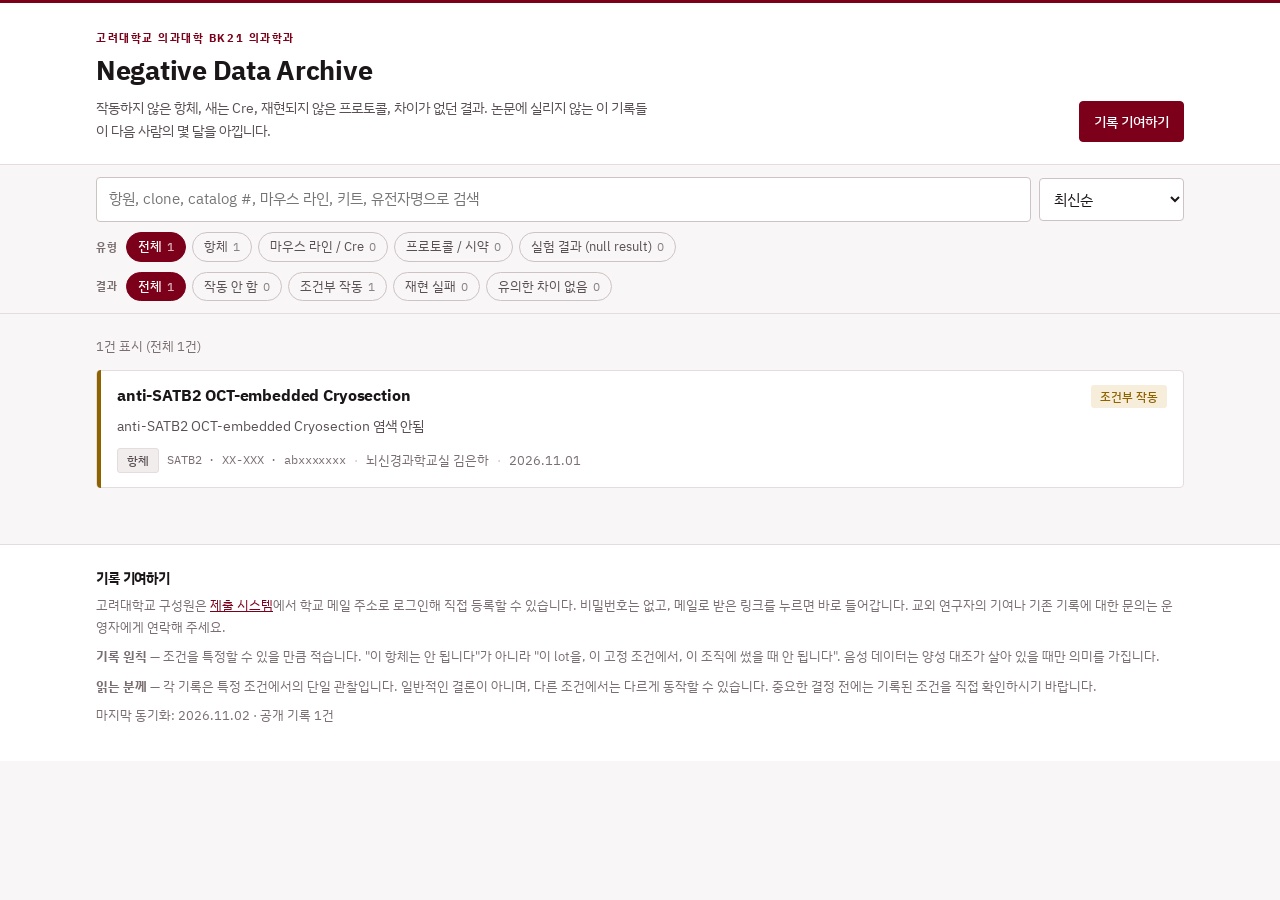
<file: docs/index.html>
<!doctype html>
<html lang="ko">
<head>
<meta charset="utf-8">
<meta name="viewport" content="width=device-width,initial-scale=1,viewport-fit=cover">
<title>Negative Data Archive — 고려대학교 의과대학 BK21 의과학과</title>
<meta name="description" content="작동하지 않은 항체, 새는 Cre 라인, 재현되지 않은 프로토콜, 유의한 차이가 없던 결과. 논문에 실리지 않는 생명과학 음성 데이터를 조건과 함께 공개 기록합니다.">
<meta property="og:title" content="Negative Data Archive">
<meta property="og:description" content="논문에 실리지 않는 생명과학 음성 데이터를 조건과 함께 공개 기록합니다. 고려대학교 의과대학 BK21 의과학과.">
<meta property="og:type" content="website">
<meta name="theme-color" content="#7C0019">
<link rel="icon" href="data:image/svg+xml,%3Csvg xmlns='http://www.w3.org/2000/svg' viewBox='0 0 32 32'%3E%3Crect width='32' height='32' rx='5' fill='%237C0019'/%3E%3Cpath d='M8 11h16M8 16h16M8 21h9' stroke='white' stroke-width='2.4' stroke-linecap='round'/%3E%3C/svg%3E">
<link rel="preconnect" href="https://fonts.gstatic.com" crossorigin>
<link rel="stylesheet" href="https://fonts.googleapis.com/css2?family=IBM+Plex+Mono:wght@400;500&family=IBM+Plex+Sans+KR:wght@400;500;700&display=swap">
<link rel="stylesheet" href="style.css?v=20261103">
</head>
<body>

<header class="masthead">
  <div class="wrap">
    <div class="brand">
      <div class="eyebrow">고려대학교 의과대학 BK21 의과학과</div>
      <h1>Negative Data Archive</h1>
      <p class="tagline">작동하지 않은 항체, 새는 Cre, 재현되지 않은 프로토콜, 차이가 없던 결과. 논문에 실리지 않는 이 기록들이 다음 사람의 몇 달을 아낍니다.</p>
    </div>
    <div class="mast-actions">
      <a class="btn btn-primary" href="submit.html">기록 기여하기</a>
    </div>
  </div>
</header>

<div class="toolbar" id="toolbar">
  <div class="wrap">
    <div class="search-row">
      <input id="q" type="search" placeholder="항원, clone, catalog #, 마우스 라인, 키트, 유전자명으로 검색" autocomplete="off">
      <select id="sort" aria-label="정렬">
        <option value="new">최신순</option>
        <option value="confirm">재현 확인 많은 순</option>
        <option value="title">제목순</option>
      </select>
    </div>
    <div class="chiprow" id="type-chips"><span class="rowlabel">유형</span></div>
    <div class="chiprow" id="outcome-chips"><span class="rowlabel">결과</span></div>
  </div>
</div>

<main>
  <div class="wrap">
    <section id="view-browse">
      <div id="notice-slot"></div>
      <p class="counts" id="counts"></p>
      <ul class="list" id="list"><li class="skel"></li><li class="skel"></li><li class="skel"></li></ul>
      <div id="empty" hidden></div>
    </section>
    <section id="view-detail" class="detail" hidden></section>
  </div>
</main>

<footer>
  <div class="wrap" id="contribute-info">
    <h2>기록 기여하기</h2>
    <p>고려대학교 구성원은 <a href="submit.html">제출 시스템</a>에서 학교 메일 주소로 로그인해 직접 등록할 수 있습니다. 비밀번호는 없고, 메일로 받은 링크를 누르면 바로 들어갑니다. 교외 연구자의 기여나 기존 기록에 대한 문의는 운영자에게 연락해 주세요.</p>
    <p><strong>기록 원칙</strong> — 조건을 특정할 수 있을 만큼 적습니다. "이 항체는 안 됩니다"가 아니라 "이 lot을, 이 고정 조건에서, 이 조직에 썼을 때 안 됩니다". 음성 데이터는 양성 대조가 살아 있을 때만 의미를 가집니다.</p>
    <p><strong>읽는 분께</strong> — 각 기록은 특정 조건에서의 단일 관찰입니다. 일반적인 결론이 아니며, 다른 조건에서는 다르게 동작할 수 있습니다. 중요한 결정 전에는 기록된 조건을 직접 확인하시기 바랍니다.</p>
    <p id="synced"></p>
  </div>
</footer>

<script src="schema.js?v=20261103"></script>
<script>
"use strict";

const state = { records: [], ready: false, q: "", type: "all", outcome: "all", sort: "new", current: null };

const $ = (s, r = document) => r.querySelector(s);
const el = (tag, cls, text) => {
  const n = document.createElement(tag);
  if (cls) n.className = cls;
  if (text != null) n.textContent = text;
  return n;
};
const pageUrl = () => location.origin + location.pathname;

buildChips();
wireToolbar();
load();

async function load() {
  try {
    const res = await fetch("data/records.json", { cache: "no-cache" });
    if (!res.ok) throw new Error("HTTP " + res.status);
    const payload = await res.json();
    state.records = Array.isArray(payload.records) ? payload.records : [];
    state.ready = true;
    if (payload.generatedAt) {
      $("#synced").textContent = "마지막 동기화: " + fmtDate(payload.generatedAt) + " · 공개 기록 " + state.records.length + "건";
    }
    render();
    openFromHash();
  } catch (e) {
    state.ready = true;
    state.records = [];
    render();
    const slot = $("#notice-slot");
    slot.innerHTML = "";
    slot.appendChild(el("div", "notice", "기록을 불러오지 못했습니다. 잠시 후 새로고침해 주세요."));
  }
}

function buildChips() {
  const mk = (row, key, val, label) => {
    const b = el("button", "chip");
    b.type = "button";
    b.dataset.key = key;
    b.dataset.val = val;
    b.setAttribute("aria-pressed", String(val === "all"));
    b.appendChild(el("span", null, label));
    b.appendChild(el("span", "n", ""));
    row.appendChild(b);
  };
  mk($("#type-chips"), "type", "all", "전체");
  Object.keys(TYPES).forEach((k) => mk($("#type-chips"), "type", k, TYPES[k].label));
  mk($("#outcome-chips"), "outcome", "all", "전체");
  Object.keys(OUTCOMES).forEach((k) => mk($("#outcome-chips"), "outcome", k, OUTCOMES[k].label));
}

function wireToolbar() {
  $("#q").addEventListener("input", (e) => { state.q = e.target.value.trim().toLowerCase(); render(); });
  $("#sort").addEventListener("change", (e) => { state.sort = e.target.value; render(); });
  document.addEventListener("click", (e) => {
    const chip = e.target.closest(".chip");
    if (!chip) return;
    state[chip.dataset.key] = chip.dataset.val;
    closeDetail();
    render();
  });
  window.addEventListener("hashchange", openFromHash);
}

function haystack(r) {
  if (r._hay) return r._hay;
  const parts = [];
  Object.keys(r).forEach((k) => {
    if (k === "images" || k === "_hay" || k === "confirms") return;
    const v = r[k];
    if (typeof v === "string") parts.push(v);
    else if (Array.isArray(v)) parts.push(v.filter((x) => typeof x === "string").join(" "));
  });
  r._hay = parts.join(" \u0001 ").toLowerCase();
  return r._hay;
}

function filtered() {
  let out = state.records.filter((r) => {
    if (state.type !== "all" && r.type !== state.type) return false;
    if (state.outcome !== "all" && r.outcome !== state.outcome) return false;
    if (state.q && haystack(r).indexOf(state.q) === -1) return false;
    return true;
  });
  if (state.sort === "confirm") out = out.slice().sort((a, b) => (b.confirm_count || 0) - (a.confirm_count || 0));
  else if (state.sort === "title") out = out.slice().sort((a, b) => String(a.title).localeCompare(String(b.title), "ko"));
  return out;
}

function render() {
  document.querySelectorAll(".chip").forEach((c) => {
    c.setAttribute("aria-pressed", String(state[c.dataset.key] === c.dataset.val));
    const key = c.dataset.key, v = c.dataset.val;
    const count = v === "all" ? state.records.length : state.records.filter((r) => r[key] === v).length;
    c.querySelector(".n").textContent = state.ready ? count : "";
  });
  if (!state.ready) return;

  const rows = filtered();
  const list = $("#list"), empty = $("#empty");
  list.innerHTML = "";
  empty.innerHTML = "";
  $("#counts").textContent = state.records.length === 0 ? "" : rows.length + "건 표시 (전체 " + state.records.length + "건)";

  if (state.records.length === 0) {
    empty.hidden = false;
    const p = el("div", "panel");
    p.appendChild(el("h2", null, "아직 공개된 기록이 없습니다"));
    p.appendChild(el("p", null, "첫 기록이 등록되면 여기에 공개됩니다."));
    const a = el("a", "btn btn-primary", "기록 기여하기");
    a.href = "submit.html";
    a.style.marginTop = "16px";
    p.appendChild(a);
    empty.appendChild(p);
    return;
  }
  if (rows.length === 0) {
    empty.hidden = false;
    const p = el("div", "panel");
    p.appendChild(el("h2", null, "조건에 맞는 기록이 없습니다"));
    p.appendChild(el("p", null, "검색어나 필터를 넓혀 보세요."));
    empty.appendChild(p);
    return;
  }
  empty.hidden = true;
  rows.forEach((r) => list.appendChild(card(r)));
}

function card(r) {
  const o = OUTCOMES[r.outcome] || OUTCOMES.dead;
  const li = el("li", "card");
  li.style.setProperty("--stripe", o.stripe);
  li.tabIndex = 0;
  li.setAttribute("role", "button");

  const top = el("div", "card-top");
  top.appendChild(el("h3", null, r.title || "(제목 없음)"));
  top.appendChild(el("span", "badge " + o.cls, o.label));
  li.appendChild(top);
  if (r.summary) li.appendChild(el("p", "summary", r.summary));

  const meta = el("div", "meta");
  meta.appendChild(el("span", "badge b-type", (TYPES[r.type] || {}).label || r.type));
  const key = keyLine(r);
  if (key) meta.appendChild(el("span", "mono", key));
  meta.appendChild(el("span", "sep", "·"));
  meta.appendChild(el("span", null, (r.submitter_lab || "") + (r.submitter_name ? " " + r.submitter_name : "")));
  meta.appendChild(el("span", "sep", "·"));
  meta.appendChild(el("span", "tnum", fmtDate(r.created_at)));
  if (r.confirm_count) {
    meta.appendChild(el("span", "sep", "·"));
    meta.appendChild(el("span", "confirms tnum", "재현 확인 " + r.confirm_count));
  }
  (r.tags || []).slice(0, 4).forEach((t) => meta.appendChild(el("span", "tag", t)));
  li.appendChild(meta);

  const open = () => { location.hash = r.id; };
  li.addEventListener("click", open);
  li.addEventListener("keydown", (e) => { if (e.key === "Enter" || e.key === " ") { e.preventDefault(); open(); } });
  return li;
}

/* ---- detail, addressed by #id so a single record can be cited ---- */

function openFromHash() {
  const id = decodeURIComponent((location.hash || "").replace(/^#/, ""));
  if (!id || id === "contribute-info") { closeDetail(false); return; }
  const r = state.records.find((x) => x.id === id);
  if (!r) { closeDetail(false); return; }
  openDetail(r);
}

function closeDetail(clearHash) {
  state.current = null;
  document.title = "Negative Data Archive — 고려대학교 의과대학 BK21 의과학과";
  $("#view-detail").hidden = true;
  $("#view-browse").hidden = false;
  $("#toolbar").hidden = false;
  if (clearHash !== false && location.hash) history.pushState("", document.title, location.pathname + location.search);
}

function openDetail(r) {
  state.current = r.id;
  const root = $("#view-detail");
  root.innerHTML = "";
  $("#view-browse").hidden = true;
  $("#toolbar").hidden = true;
  root.hidden = false;
  window.scrollTo({ top: 0, behavior: "auto" });
  document.title = r.title + " — Negative Data Archive";

  const back = el("button", "backlink", "← 목록으로");
  back.addEventListener("click", () => { closeDetail(); render(); });
  root.appendChild(back);

  const o = OUTCOMES[r.outcome] || OUTCOMES.dead;
  const badges = el("div", "detail-badges");
  badges.appendChild(el("span", "badge b-type", (TYPES[r.type] || {}).label || r.type));
  badges.appendChild(el("span", "badge " + o.cls, o.label));
  root.appendChild(badges);
  root.appendChild(el("h2", null, r.title || "(제목 없음)"));
  if (r.summary) root.appendChild(el("p", "lede", r.summary));

  const dl = el("dl", "dl");
  const push = (label, val, mono) => {
    if (!val || (Array.isArray(val) && !val.length)) return;
    dl.appendChild(el("dt", null, label));
    dl.appendChild(el("dd", mono ? "mono" : null, Array.isArray(val) ? val.join(", ") : val));
  };
  allFields(r.type).forEach((fd) => push(fd.label, r[fd.k], fd.mono));
  if (dl.children.length) {
    const s = el("div", "sec");
    s.appendChild(el("h3", null, "조건"));
    s.appendChild(dl);
    root.appendChild(s);
  }

  NARRATIVE.forEach((fd) => {
    if (!r[fd.k]) return;
    const s = el("div", "sec");
    s.appendChild(el("h3", null, fd.label));
    s.appendChild(el("p", "prose", r[fd.k]));
    root.appendChild(s);
  });

  if ((r.images || []).length) {
    const s = el("div", "sec");
    s.appendChild(el("h3", null, "첨부 데이터"));
    const g = el("div", "shots");
    (r.images || []).forEach((im) => {
      if (!im || !im.file) return;
      const fig = el("figure", "shot");
      const img = el("img");
      img.src = "data/" + im.file;
      img.alt = im.caption || "첨부 데이터";
      img.loading = "lazy";
      fig.appendChild(img);
      if (im.caption) fig.appendChild(el("figcaption", null, im.caption));
      g.appendChild(fig);
    });
    s.appendChild(g);
    root.appendChild(s);
  }

  const prov = el("div", "sec");
  prov.appendChild(el("h3", null, "제출"));
  const pdl = el("dl", "dl");
  const p2 = (a, b) => { if (!b) return; pdl.appendChild(el("dt", null, a)); pdl.appendChild(el("dd", null, b)); };
  p2("제출자", (r.submitter_name || "") + (r.submitter_lab ? " · " + r.submitter_lab : ""));
  p2("등록일", fmtDate(r.created_at));
  if (r.updated_at && r.updated_at !== r.created_at) p2("최종 수정", fmtDate(r.updated_at));
  prov.appendChild(pdl);
  root.appendChild(prov);

  const cs = el("div", "sec");
  cs.appendChild(el("h3", null, "재현 확인 " + (r.confirm_count || 0) + "건"));
  if ((r.confirms || []).length) {
    const ul = el("ul", "confirm-list");
    (r.confirms || []).forEach((c) => {
      const li = el("li");
      if (c.note) li.appendChild(el("div", "prose", c.note));
      li.appendChild(el("div", "who", (c.name || "") + (c.lab ? " · " + c.lab : "") + " · " + fmtDate(c.at)));
      ul.appendChild(li);
    });
    cs.appendChild(ul);
  } else {
    cs.appendChild(el("p", "prose", r.confirm_count ? "확인한 연구실의 상세 기록은 공개되지 않았습니다." : "아직 다른 연구실의 재현 확인이 없습니다."));
  }
  root.appendChild(cs);

  const citeText = "Negative Data Archive, 고려대학교 의과대학 BK21 의과학과. 「" + (r.title || "") + "」, "
    + (r.submitter_name || "") + (r.submitter_lab ? " (" + r.submitter_lab + ")" : "") + ", " + fmtDate(r.created_at)
    + ". " + pageUrl() + "#" + r.id + " (조회 " + fmtDate(new Date().toISOString()) + ")";
  const cite = el("div", "sec");
  cite.appendChild(el("h3", null, "인용"));
  cite.appendChild(el("div", "cite", citeText));
  root.appendChild(cite);

  const actions = el("div", "detail-actions");
  const copyBtn = (label, text) => {
    const b = el("button", "btn", label);
    b.addEventListener("click", async () => {
      try {
        await navigator.clipboard.writeText(text);
        b.textContent = "복사했습니다";
        setTimeout(() => { b.textContent = label; }, 1800);
      } catch (e) { b.textContent = "복사하지 못했습니다"; }
    });
    return b;
  };
  actions.appendChild(copyBtn("요약 복사", recordToText(r, pageUrl() + "#" + r.id)));
  actions.appendChild(copyBtn("링크 복사", pageUrl() + "#" + r.id));
  actions.appendChild(copyBtn("인용 복사", citeText));
  root.appendChild(actions);
}
</script>
</body>
</html>
</file>
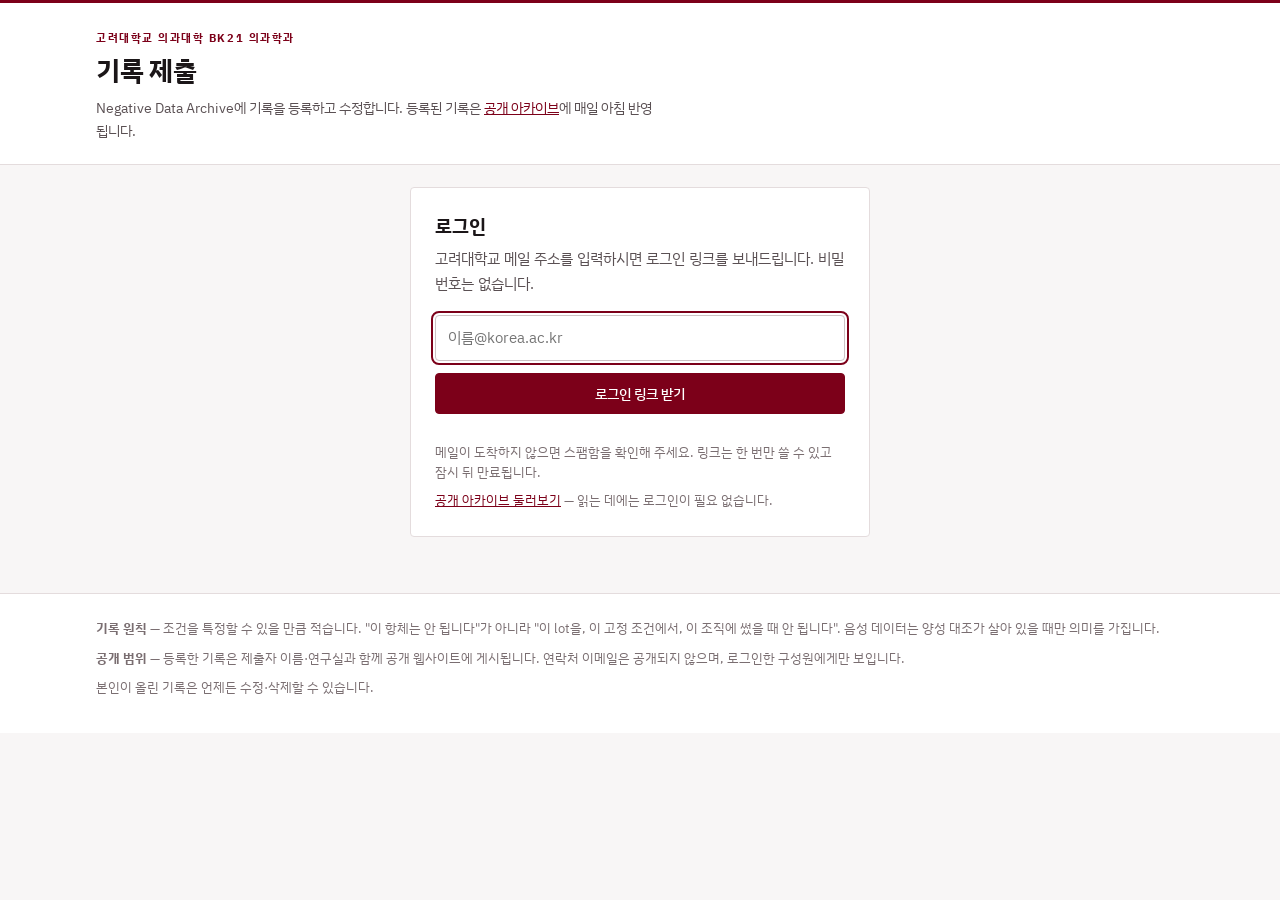
<file: docs/submit.html>
<!doctype html>
<html lang="ko">
<head>
<meta charset="utf-8">
<meta name="viewport" content="width=device-width,initial-scale=1,viewport-fit=cover">
<title>기록 제출 — Negative Data Archive</title>
<meta name="robots" content="noindex">
<meta name="description" content="고려대학교 의과대학 BK21 의과학과 음성 데이터 아카이브 제출 시스템.">
<meta name="theme-color" content="#7C0019">
<link rel="icon" href="data:image/svg+xml,%3Csvg xmlns='http://www.w3.org/2000/svg' viewBox='0 0 32 32'%3E%3Crect width='32' height='32' rx='5' fill='%237C0019'/%3E%3Cpath d='M16 9v14M9 16h14' stroke='white' stroke-width='2.6' stroke-linecap='round'/%3E%3C/svg%3E">
<link rel="preconnect" href="https://fonts.gstatic.com" crossorigin>
<link rel="stylesheet" href="https://fonts.googleapis.com/css2?family=IBM+Plex+Mono:wght@400;500&family=IBM+Plex+Sans+KR:wght@400;500;700&display=swap">
<link rel="stylesheet" href="style.css?v=20261103">
</head>
<body>

<header class="masthead">
  <div class="wrap">
    <div class="brand">
      <div class="eyebrow">고려대학교 의과대학 BK21 의과학과</div>
      <h1>기록 제출</h1>
      <p class="tagline">Negative Data Archive에 기록을 등록하고 수정합니다. 등록된 기록은 <a href="./">공개 아카이브</a>에 매일 아침 반영됩니다.</p>
    </div>
    <div class="mast-actions" id="mast-actions"></div>
  </div>
</header>

<div class="toolbar" id="toolbar" hidden>
  <div class="wrap">
    <div class="search-row">
      <input id="q" type="search" placeholder="항원, clone, catalog #, 마우스 라인, 키트, 유전자명으로 검색" autocomplete="off">
      <select id="sort" aria-label="정렬">
        <option value="new">최신순</option>
        <option value="confirm">재현 확인 많은 순</option>
        <option value="mine">내 기록 먼저</option>
      </select>
    </div>
    <div class="chiprow" id="type-chips"><span class="rowlabel">유형</span></div>
    <div class="chiprow" id="outcome-chips"><span class="rowlabel">결과</span></div>
  </div>
</div>

<main>
  <div class="wrap">
    <div id="notice-slot"></div>
    <section id="view-signin" class="signin" hidden></section>
    <section id="view-browse" hidden>
      <p class="counts" id="counts"></p>
      <ul class="list" id="list"></ul>
      <div id="empty" hidden></div>
    </section>
    <section id="view-detail" class="detail" hidden></section>
    <section id="view-form" class="form" hidden></section>
  </div>
</main>

<footer>
  <div class="wrap">
    <p><strong>기록 원칙</strong> — 조건을 특정할 수 있을 만큼 적습니다. "이 항체는 안 됩니다"가 아니라 "이 lot을, 이 고정 조건에서, 이 조직에 썼을 때 안 됩니다". 음성 데이터는 양성 대조가 살아 있을 때만 의미를 가집니다.</p>
    <p><strong>공개 범위</strong> — 등록한 기록은 제출자 이름·연구실과 함께 공개 웹사이트에 게시됩니다. 연락처 이메일은 공개되지 않으며, 로그인한 구성원에게만 보입니다.</p>
    <p>본인이 올린 기록은 언제든 수정·삭제할 수 있습니다.</p>
  </div>
</footer>

<script src="schema.js?v=20261103"></script>
<script src="supabase.js?v=20261103"></script>
<script>
"use strict";

const state = {
  records: [], ready: false, isAdmin: false,
  q: "", type: "all", outcome: "all", sort: "new", current: null,
};

const $ = (s, r = document) => r.querySelector(s);
const el = (tag, cls, text) => {
  const n = document.createElement(tag);
  if (cls) n.className = cls;
  if (text != null) n.textContent = text;
  return n;
};
const KU_DOMAIN = "@korea.ac.kr";
const isKU = () => sb.email.toLowerCase().endsWith(KU_DOMAIN);

function remember(k, v) { try { localStorage.setItem("nda:" + k, v); } catch (e) {} }
function recall(k) { try { return localStorage.getItem("nda:" + k) || ""; } catch (e) { return ""; } }

function notice(msg, cls) {
  const slot = $("#notice-slot");
  slot.innerHTML = "";
  if (msg) slot.appendChild(el("div", cls || "notice", msg));
}

/* ------------------------------------------------------------------ */

boot();

async function boot() {
  sb.init();
  try { await sb.captureRedirect(); } catch (e) { /* fall through to sign-in */ }
  await sb.loadUser();

  if (!sb.signedIn) { renderSignIn(); return; }

  if (!isKU()) {
    renderSignIn("이 아카이브는 고려대학교 계정(" + KU_DOMAIN + ")으로만 기록을 등록할 수 있습니다. 현재 로그인: " + sb.email);
    return;
  }

  renderHeaderActions();
  try {
    const rows = await sb.select("admins", "select=user_id&user_id=eq." + sb.userId);
    state.isAdmin = Array.isArray(rows) && rows.length > 0;
  } catch (e) { state.isAdmin = false; }

  buildChips();
  wireToolbar();
  await loadRecords();
}

async function loadRecords() {
  $("#list").innerHTML = '<li class="skel"></li><li class="skel"></li><li class="skel"></li>';
  show("browse");
  try {
    state.records = await sb.select("records_public", "select=*&order=created_at.desc") || [];
    state.ready = true;
    notice("");
    render();
  } catch (e) {
    state.ready = true;
    state.records = [];
    render();
    notice("기록을 불러오지 못했습니다: " + e.message + " — 스키마(schema.sql)가 실행되었는지 확인해 주세요.");
  }
}

/* ------------------------------------------------------------------ *
 * Sign in
 * ------------------------------------------------------------------ */

function renderSignIn(warning) {
  show("signin");
  const root = $("#view-signin");
  root.innerHTML = "";
  const p = el("div", "panel");
  p.appendChild(el("h2", null, "로그인"));
  p.appendChild(el("p", null, "고려대학교 메일 주소를 입력하시면 로그인 링크를 보내드립니다. 비밀번호는 없습니다."));
  if (warning) p.appendChild(el("div", "notice", warning));

  const form = el("form");
  const input = el("input");
  input.type = "email";
  input.id = "email";
  input.required = true;
  input.placeholder = "이름@korea.ac.kr";
  input.autocomplete = "email";
  input.value = recall("email");
  form.appendChild(input);

  const btn = el("button", "btn btn-primary", "로그인 링크 받기");
  btn.type = "submit";
  form.appendChild(btn);
  const msg = el("p", "fine");
  form.appendChild(msg);
  p.appendChild(form);

  p.appendChild(el("p", "fine", "메일이 도착하지 않으면 스팸함을 확인해 주세요. 링크는 한 번만 쓸 수 있고 잠시 뒤 만료됩니다."));

  const back = el("p", "fine");
  const a = el("a", null, "공개 아카이브 둘러보기");
  a.href = "./";
  back.appendChild(a);
  back.appendChild(document.createTextNode(" — 읽는 데에는 로그인이 필요 없습니다."));
  p.appendChild(back);

  if (sb.signedIn) {
    const out = el("button", "btn btn-sm", "다른 계정으로 로그인");
    out.style.marginTop = "12px";
    out.addEventListener("click", async () => { await sb.signOut(); location.reload(); });
    p.appendChild(out);
  }
  root.appendChild(p);

  form.addEventListener("submit", async (e) => {
    e.preventDefault();
    const email = input.value.trim().toLowerCase();
    msg.className = "fine";
    if (!email.endsWith(KU_DOMAIN)) {
      msg.className = "err";
      msg.textContent = KU_DOMAIN + " 주소만 등록할 수 있습니다.";
      return;
    }
    btn.disabled = true;
    msg.textContent = "보내는 중…";
    try {
      await sb.sendMagicLink(email, location.origin + location.pathname);
      remember("email", email);
      msg.className = "ok";
      msg.textContent = email + " 으로 로그인 링크를 보냈습니다. 메일함을 확인해 주세요.";
    } catch (err) {
      btn.disabled = false;
      msg.className = "err";
      msg.textContent = err.status === 429
        ? "요청이 너무 잦습니다. 잠시 후 다시 시도해 주세요."
        : "링크를 보내지 못했습니다: " + err.message;
    }
  });
  input.focus();
}

function renderHeaderActions() {
  const box = $("#mast-actions");
  box.innerHTML = "";
  box.appendChild(el("span", "whoami", sb.email + (state.isAdmin ? " · 운영자" : "")));
  const add = el("button", "btn btn-primary", "기록 추가");
  add.addEventListener("click", () => openForm(null));
  box.appendChild(add);
  const out = el("button", "btn", "로그아웃");
  out.addEventListener("click", async () => { await sb.signOut(); location.reload(); });
  box.appendChild(out);
}

/* ------------------------------------------------------------------ *
 * Browse
 * ------------------------------------------------------------------ */

function show(which) {
  $("#view-signin").hidden = which !== "signin";
  $("#view-browse").hidden = which !== "browse";
  $("#view-detail").hidden = which !== "detail";
  $("#view-form").hidden = which !== "form";
  $("#toolbar").hidden = which !== "browse";
  window.scrollTo({ top: 0, behavior: "auto" });
}

function buildChips() {
  const mk = (row, key, val, label) => {
    const b = el("button", "chip");
    b.type = "button";
    b.dataset.key = key;
    b.dataset.val = val;
    b.setAttribute("aria-pressed", String(val === "all"));
    b.appendChild(el("span", null, label));
    b.appendChild(el("span", "n", ""));
    row.appendChild(b);
  };
  mk($("#type-chips"), "type", "all", "전체");
  Object.keys(TYPES).forEach((k) => mk($("#type-chips"), "type", k, TYPES[k].label));
  mk($("#outcome-chips"), "outcome", "all", "전체");
  Object.keys(OUTCOMES).forEach((k) => mk($("#outcome-chips"), "outcome", k, OUTCOMES[k].label));
}

function wireToolbar() {
  $("#q").addEventListener("input", (e) => { state.q = e.target.value.trim().toLowerCase(); render(); });
  $("#sort").addEventListener("change", (e) => { state.sort = e.target.value; render(); });
  document.addEventListener("click", (e) => {
    const chip = e.target.closest(".chip");
    if (!chip) return;
    state[chip.dataset.key] = chip.dataset.val;
    show("browse");
    render();
  });
}

function haystack(r) {
  if (r._hay) return r._hay;
  const parts = [];
  Object.keys(r).forEach((k) => {
    if (k === "images" || k === "_hay") return;
    const v = r[k];
    if (typeof v === "string") parts.push(v);
    else if (Array.isArray(v)) parts.push(v.filter((x) => typeof x === "string").join(" "));
  });
  r._hay = parts.join(" \u0001 ").toLowerCase();
  return r._hay;
}

function filtered() {
  let out = state.records.filter((r) => {
    if (state.type !== "all" && r.type !== state.type) return false;
    if (state.outcome !== "all" && r.outcome !== state.outcome) return false;
    if (state.q && haystack(r).indexOf(state.q) === -1) return false;
    return true;
  });
  if (state.sort === "confirm") out = out.slice().sort((a, b) => (b.confirm_count || 0) - (a.confirm_count || 0));
  else if (state.sort === "mine") {
    const uid = sb.userId;
    out = out.slice().sort((a, b) => (b.submitter_id === uid) - (a.submitter_id === uid));
  }
  return out;
}

function render() {
  document.querySelectorAll(".chip").forEach((c) => {
    c.setAttribute("aria-pressed", String(state[c.dataset.key] === c.dataset.val));
    const key = c.dataset.key, v = c.dataset.val;
    const count = v === "all" ? state.records.length : state.records.filter((r) => r[key] === v).length;
    c.querySelector(".n").textContent = state.ready ? count : "";
  });
  if (!state.ready) return;

  const rows = filtered();
  const list = $("#list"), empty = $("#empty");
  list.innerHTML = "";
  empty.innerHTML = "";
  const mine = state.records.filter((r) => r.submitter_id === sb.userId).length;
  $("#counts").textContent = state.records.length === 0 ? ""
    : rows.length + "건 표시 (전체 " + state.records.length + "건, 내 기록 " + mine + "건)";

  if (state.records.length === 0) {
    empty.hidden = false;
    const p = el("div", "panel");
    p.appendChild(el("h2", null, "아직 기록이 없습니다"));
    p.appendChild(el("p", null, "첫 기록을 남겨 주세요. 지난주에 안 됐던 항체 하나, 생각보다 새던 Cre 하나면 충분합니다."));
    const b = el("button", "btn btn-primary", "첫 기록 작성하기");
    b.style.marginTop = "16px";
    b.addEventListener("click", () => openForm(null));
    p.appendChild(b);
    empty.appendChild(p);
    return;
  }
  if (rows.length === 0) {
    empty.hidden = false;
    const p = el("div", "panel");
    p.appendChild(el("h2", null, "조건에 맞는 기록이 없습니다"));
    p.appendChild(el("p", null, "검색어나 필터를 넓혀 보세요."));
    empty.appendChild(p);
    return;
  }
  empty.hidden = true;
  rows.forEach((r) => list.appendChild(card(r)));
}

function card(r) {
  const o = OUTCOMES[r.outcome] || OUTCOMES.dead;
  const li = el("li", "card");
  li.style.setProperty("--stripe", o.stripe);
  li.tabIndex = 0;
  li.setAttribute("role", "button");

  const top = el("div", "card-top");
  top.appendChild(el("h3", null, r.title || "(제목 없음)"));
  top.appendChild(el("span", "badge " + o.cls, o.label));
  if (r.published === false) top.appendChild(el("span", "badge b-hold", "비공개"));
  li.appendChild(top);
  if (r.summary) li.appendChild(el("p", "summary", r.summary));

  const meta = el("div", "meta");
  meta.appendChild(el("span", "badge b-type", (TYPES[r.type] || {}).label || r.type));
  const key = keyLine(r);
  if (key) meta.appendChild(el("span", "mono", key));
  meta.appendChild(el("span", "sep", "·"));
  meta.appendChild(el("span", null, (r.submitter_lab || "") + (r.submitter_name ? " " + r.submitter_name : "")));
  if (r.submitter_id === sb.userId) meta.appendChild(el("span", "tag", "내 기록"));
  meta.appendChild(el("span", "sep", "·"));
  meta.appendChild(el("span", "tnum", fmtDate(r.created_at)));
  if (r.confirm_count) {
    meta.appendChild(el("span", "sep", "·"));
    meta.appendChild(el("span", "confirms tnum", "재현 확인 " + r.confirm_count));
  }
  (r.tags || []).slice(0, 4).forEach((t) => meta.appendChild(el("span", "tag", t)));
  li.appendChild(meta);

  const open = () => openDetail(r.id);
  li.addEventListener("click", open);
  li.addEventListener("keydown", (e) => { if (e.key === "Enter" || e.key === " ") { e.preventDefault(); open(); } });
  return li;
}

/* ------------------------------------------------------------------ *
 * Detail
 * ------------------------------------------------------------------ */

async function openDetail(id) {
  const r = state.records.find((x) => x.id === id);
  if (!r) return;
  state.current = id;
  const root = $("#view-detail");
  root.innerHTML = "";
  show("detail");

  const back = el("button", "backlink", "← 목록으로");
  back.addEventListener("click", () => { state.current = null; show("browse"); });
  root.appendChild(back);

  const o = OUTCOMES[r.outcome] || OUTCOMES.dead;
  const badges = el("div", "detail-badges");
  badges.appendChild(el("span", "badge b-type", (TYPES[r.type] || {}).label || r.type));
  badges.appendChild(el("span", "badge " + o.cls, o.label));
  if (r.published === false) badges.appendChild(el("span", "badge b-hold", "비공개 — 공개 사이트에 올라가지 않습니다"));
  root.appendChild(badges);
  root.appendChild(el("h2", null, r.title || "(제목 없음)"));
  if (r.summary) root.appendChild(el("p", "lede", r.summary));

  const dl = el("dl", "dl");
  const push = (label, val, mono) => {
    if (!val || (Array.isArray(val) && !val.length)) return;
    dl.appendChild(el("dt", null, label));
    dl.appendChild(el("dd", mono ? "mono" : null, Array.isArray(val) ? val.join(", ") : val));
  };
  allFields(r.type).forEach((fd) => push(fd.label, r[fd.k], fd.mono));
  if (dl.children.length) {
    const s = el("div", "sec");
    s.appendChild(el("h3", null, "조건"));
    s.appendChild(dl);
    root.appendChild(s);
  }

  NARRATIVE.forEach((fd) => {
    if (!r[fd.k]) return;
    const s = el("div", "sec");
    s.appendChild(el("h3", null, fd.label));
    s.appendChild(el("p", "prose", r[fd.k]));
    root.appendChild(s);
  });

  if ((r.images || []).length) {
    const s = el("div", "sec");
    s.appendChild(el("h3", null, "첨부 데이터"));
    const g = el("div", "shots");
    (r.images || []).forEach((im) => {
      if (!im || !im.path) return;
      const fig = el("figure", "shot");
      const img = el("img");
      img.src = sb.imageUrl(im.path);
      img.alt = im.caption || "첨부 데이터";
      img.loading = "lazy";
      fig.appendChild(img);
      if (im.caption) fig.appendChild(el("figcaption", null, im.caption));
      g.appendChild(fig);
    });
    s.appendChild(g);
    root.appendChild(s);
  }

  const prov = el("div", "sec");
  prov.appendChild(el("h3", null, "제출"));
  const pdl = el("dl", "dl");
  const p2 = (a, b) => { if (!b) return; pdl.appendChild(el("dt", null, a)); pdl.appendChild(el("dd", null, b)); };
  p2("제출자", (r.submitter_name || "") + (r.submitter_lab ? " · " + r.submitter_lab : ""));
  p2("등록일", fmtDate(r.created_at));
  if (r.updated_at && r.updated_at !== r.created_at) p2("최종 수정", fmtDate(r.updated_at));
  prov.appendChild(pdl);
  root.appendChild(prov);
  loadContact(r.id, pdl);

  const cs = el("div", "sec");
  cs.id = "confirm-sec";
  cs.appendChild(el("h3", null, "재현 확인"));
  root.appendChild(cs);

  const actions = el("div", "detail-actions");
  const cBtn = el("button", "btn btn-primary", "나도 같은 결과를 얻었습니다");
  cBtn.addEventListener("click", openConfirmForm);
  actions.appendChild(cBtn);

  const copy = el("button", "btn", "요약 복사");
  copy.addEventListener("click", async () => {
    try {
      await navigator.clipboard.writeText(recordToText(r, ""));
      copy.textContent = "복사했습니다";
      setTimeout(() => { copy.textContent = "요약 복사"; }, 1800);
    } catch (e) { copy.textContent = "복사하지 못했습니다"; }
  });
  actions.appendChild(copy);

  const mine = r.submitter_id && r.submitter_id === sb.userId;
  if (mine || state.isAdmin) {
    const ed = el("button", "btn", "수정");
    ed.addEventListener("click", () => openForm(r.id));
    actions.appendChild(ed);
    const del = el("button", "btn btn-danger", "삭제");
    del.addEventListener("click", () => removeRecord(r, del));
    actions.appendChild(del);
  }
  if (state.isAdmin) {
    const hold = el("button", "btn", r.published === false ? "공개로 전환" : "공개 보류");
    hold.addEventListener("click", () => togglePublished(r, hold));
    actions.appendChild(hold);
  }
  root.appendChild(actions);

  loadConfirms(r.id, cs);
}

async function loadContact(id, dl) {
  try {
    const rows = await sb.select("record_contacts", "select=email&record_id=eq." + id);
    if (rows && rows.length && rows[0].email) {
      dl.appendChild(el("dt", null, "연락처"));
      const dd = el("dd");
      dd.appendChild(el("span", null, rows[0].email));
      dd.appendChild(el("span", "hint", " (공개 사이트에는 게시되지 않습니다)"));
      dl.appendChild(dd);
    }
  } catch (e) { /* contacts are optional */ }
}

async function loadConfirms(id, sec) {
  let rows = [];
  try { rows = await sb.select("confirms", "select=*&record_id=eq." + id + "&order=created_at") || []; }
  catch (e) { return; }
  const old = sec.querySelector(".confirm-list");
  if (old) old.remove();
  if (rows.length) {
    const ul = el("ul", "confirm-list");
    rows.forEach((c) => {
      const li = el("li");
      if (c.note) li.appendChild(el("div", "prose", c.note));
      li.appendChild(el("div", "who", (c.name || "") + (c.lab ? " · " + c.lab : "") + " · " + fmtDate(c.created_at)));
      ul.appendChild(li);
    });
    sec.appendChild(ul);
  } else {
    sec.appendChild(el("p", "prose", "아직 다른 연구실의 재현 확인이 없습니다. 같은 조건에서 같은 결과를 얻으셨다면 남겨 주세요."));
  }
}

function openConfirmForm() {
  const sec = $("#confirm-sec");
  if (!sec || sec.querySelector("form")) return;
  const form = el("form");
  form.style.marginTop = "12px";
  form.innerHTML =
    '<div class="grid2">' +
    '<div class="f"><label for="cf-name">이름<span class="req">*</span></label><input id="cf-name" required></div>' +
    '<div class="f"><label for="cf-lab">연구실<span class="req">*</span></label><input id="cf-lab" required></div>' +
    '<div class="f span2"><label for="cf-note">조건이 달랐다면 적어 주세요</label><textarea id="cf-note" placeholder="예: 같은 clone의 다른 lot(GR3401122-1)에서도 동일하게 신호 없음. 고정은 2% PFA 4 h."></textarea></div>' +
    '</div><div class="form-actions"><button class="btn btn-primary" type="submit">확인 남기기</button><button class="btn" type="button" data-cancel>취소</button><span class="err" id="cf-msg"></span></div>';
  sec.appendChild(form);
  $("#cf-name", form).value = recall("name");
  $("#cf-lab", form).value = recall("lab");
  form.querySelector("[data-cancel]").addEventListener("click", () => form.remove());
  form.addEventListener("submit", async (e) => {
    e.preventDefault();
    const name = $("#cf-name", form).value.trim();
    const lab = $("#cf-lab", form).value.trim();
    const msg = $("#cf-msg", form);
    if (!name || !lab) { msg.textContent = "이름과 연구실을 입력해 주세요."; return; }
    remember("name", name); remember("lab", lab);
    try {
      await sb.upsert("confirms", {
        record_id: state.current, user_id: sb.userId,
        name: name, lab: lab, note: $("#cf-note", form).value.trim() || null,
      });
      await loadRecords();
      openDetail(state.current);
    } catch (err) {
      msg.textContent = "저장하지 못했습니다: " + err.message;
    }
  });
  $("#cf-name", form).focus();
}

async function togglePublished(r, btn) {
  btn.disabled = true;
  try {
    await sb.update("records", "id=eq." + r.id, { published: r.published === false });
    await loadRecords();
    openDetail(r.id);
  } catch (e) {
    btn.disabled = false;
    btn.parentElement.appendChild(el("p", "err", "변경하지 못했습니다: " + e.message));
  }
}

async function removeRecord(r, btn) {
  if (btn.dataset.armed !== "1") {
    btn.dataset.armed = "1";
    btn.textContent = "한 번 더 누르면 삭제됩니다";
    setTimeout(() => { btn.dataset.armed = "0"; btn.textContent = "삭제"; }, 4000);
    return;
  }
  btn.disabled = true;
  try {
    for (const im of (r.images || [])) if (im && im.path) await sb.deleteImage(im.path);
    await sb.remove("records", "id=eq." + r.id);
    state.current = null;
    await loadRecords();
  } catch (e) {
    btn.disabled = false;
    btn.parentElement.appendChild(el("p", "err", "삭제하지 못했습니다: " + e.message));
  }
}

/* ------------------------------------------------------------------ *
 * Form
 * ------------------------------------------------------------------ */

let pending = [];   // {blob, dataUrl, caption} for new files, {existing, caption} for kept ones

function openForm(editId) {
  const r = editId ? state.records.find((x) => x.id === editId) : null;
  pending = r ? (r.images || []).map((im) => ({ existing: im, caption: im.caption || "" })) : [];
  const root = $("#view-form");
  root.innerHTML = "";
  show("form");

  const back = el("button", "backlink", "← 취소하고 목록으로");
  back.addEventListener("click", () => show(state.current ? "detail" : "browse"));
  root.appendChild(back);
  root.appendChild(el("h2", null, r ? "기록 수정" : "새 기록"));
  root.appendChild(el("p", "tagline", "조건을 특정할 수 있을 만큼만 적으면 충분합니다. 빈 칸으로 남겨도 저장됩니다."));

  const form = el("form");
  form.id = "rec-form";
  form.noValidate = true;
  root.appendChild(form);

  form.appendChild(head("무엇에 대한 기록인가요"));
  const g0 = el("div", "grid2");
  g0.appendChild(field({ k: "type", label: "기록 유형", type: "select", req: true, opts: Object.keys(TYPES).map((k) => ({ v: k, t: TYPES[k].label })) }, r ? r.type : ""));
  g0.appendChild(field({ k: "outcome", label: "결과", type: "select", req: true, opts: Object.keys(OUTCOMES).map((k) => ({ v: k, t: OUTCOMES[k].label })) }, r ? r.outcome : ""));
  form.appendChild(g0);
  const blurb = el("p");
  blurb.id = "type-blurb";
  blurb.style.cssText = "color:var(--ink-3);font-size:13px;margin-top:8px";
  form.appendChild(blurb);

  const g1 = el("div", "grid2");
  g1.style.marginTop = "14px";
  g1.appendChild(field({ k: "title", label: "제목", req: true, span2: true, ph: "한 줄로. 예: anti-IBA1 (ab178846) PFA 과고정 절편에서 신호 없음" }, r ? r.title : ""));
  g1.appendChild(field({ k: "summary", label: "핵심 요약", req: true, type: "textarea", span2: true, ph: "두세 문장. 무엇을, 어떤 조건에서, 어떻게 했더니 어떤 결과였는지.", hint: "다른 사람이 검색 결과에서 가장 먼저 읽는 문장입니다." }, r ? r.summary : ""));
  form.appendChild(g1);

  form.appendChild(head("조건", "type-fields-head"));
  const typeBox = el("div", "grid2");
  typeBox.id = "type-fields";
  form.appendChild(typeBox);

  const g2 = el("div", "grid2");
  g2.style.marginTop = "14px";
  COMMON.forEach((fd) => g2.appendChild(field(fd, r ? r[fd.k] : "")));
  form.appendChild(g2);

  form.appendChild(head("기록"));
  const g3 = el("div", "grid2");
  NARRATIVE.forEach((fd) => g3.appendChild(field(Object.assign({ span2: true }, fd), r ? r[fd.k] : "")));
  g3.appendChild(field({ k: "tags", label: "태그", span2: true, ph: "쉼표로 구분. 예: microglia, IHC, tamoxifen", hint: "검색에 쓰입니다." }, r ? (r.tags || []).join(", ") : ""));
  form.appendChild(g3);

  form.appendChild(head("데이터 첨부 (선택)"));
  form.appendChild(fileBox());

  form.appendChild(head("제출자"));
  form.appendChild(el("p", "notice", "이름과 연구실은 공개 웹사이트에 기록과 함께 게시됩니다. 연락처 이메일은 공개되지 않으며, 로그인한 구성원에게만 보입니다."));
  const g4 = el("div", "grid2");
  g4.appendChild(field({ k: "submitter_name", label: "이름", req: true, ph: "예: 김은하" }, r ? r.submitter_name : recall("name")));
  g4.appendChild(field({ k: "submitter_lab", label: "연구실", req: true, ph: "예: 뇌신경과학교실 신경면역연구실" }, r ? r.submitter_lab : recall("lab")));
  g4.appendChild(field({ k: "contact_email", label: "연락처 이메일", req: true, span2: true, ph: sb.email, hint: "후속 질문을 받을 주소입니다. 기본값은 로그인 계정입니다." }, r ? "" : (recall("contact") || sb.email)));
  form.appendChild(g4);

  const actions = el("div", "form-actions");
  const save = el("button", "btn btn-primary", r ? "수정 저장" : "아카이브에 등록");
  save.type = "submit";
  actions.appendChild(save);
  const cancel = el("button", "btn", "취소");
  cancel.type = "button";
  cancel.addEventListener("click", () => show(state.current ? "detail" : "browse"));
  actions.appendChild(cancel);
  const status = el("span", "err");
  status.id = "form-status";
  actions.appendChild(status);
  form.appendChild(actions);

  const typeSel = $("#f-type", form);
  typeSel.addEventListener("change", () => renderTypeFields(typeSel.value, r));
  renderTypeFields(typeSel.value, r);
  if (r) loadContactIntoForm(r.id);

  form.addEventListener("submit", (e) => { e.preventDefault(); submitForm(r, save, status); });
}

async function loadContactIntoForm(id) {
  try {
    const rows = await sb.select("record_contacts", "select=email&record_id=eq." + id);
    const input = $("#f-contact_email");
    if (input && rows && rows.length) input.value = rows[0].email || "";
  } catch (e) { /* leave blank */ }
}

function head(text, id) {
  const h = el("div", "fs-head", text);
  if (id) h.id = id;
  return h;
}

function renderTypeFields(type, r) {
  const box = $("#type-fields");
  box.innerHTML = "";
  const t = TYPES[type];
  $("#type-blurb").textContent = t ? t.blurb : "";
  const headEl = $("#type-fields-head");
  if (headEl) headEl.textContent = t ? t.label + " 조건" : "조건";
  if (!t) return;
  t.fields.forEach((fd) => box.appendChild(field(fd, r && r.type === type ? r[fd.k] : "")));
}

function field(fd, val) {
  const wrap = el("div", "f" + (fd.span2 || fd.type === "textarea" || fd.type === "multi" ? " span2" : ""));
  const id = "f-" + fd.k;
  const lab = el("label");
  lab.htmlFor = id;
  lab.appendChild(document.createTextNode(fd.label));
  if (fd.req) lab.appendChild(el("span", "req", "*"));
  wrap.appendChild(lab);

  let input;
  if (fd.type === "textarea") {
    input = el("textarea");
    input.value = val || "";
  } else if (fd.type === "select") {
    input = el("select");
    input.appendChild(new Option("선택하세요", ""));
    (fd.opts || []).forEach((o) => {
      const v = typeof o === "string" ? o : o.v;
      const t = typeof o === "string" ? o : o.t;
      input.appendChild(new Option(t, v));
    });
    input.value = val || "";
  } else if (fd.type === "multi") {
    input = el("div", "optgrid");
    const chosen = Array.isArray(val) ? val : [];
    (fd.opts || []).forEach((o, i) => {
      const l = el("label");
      const cb = el("input");
      cb.type = "checkbox";
      cb.value = o;
      cb.id = id + "-" + i;
      cb.checked = chosen.indexOf(o) !== -1;
      cb.dataset.multi = fd.k;
      l.appendChild(cb);
      l.appendChild(document.createTextNode(o));
      input.appendChild(l);
    });
    input.id = id;
    wrap.appendChild(input);
    if (fd.hint) wrap.appendChild(el("span", "hint", fd.hint));
    return wrap;
  } else {
    input = el("input");
    input.type = "text";
    input.value = val || "";
  }
  input.id = id;
  input.name = fd.k;
  if (fd.ph) input.placeholder = fd.ph;
  if (fd.mono) input.classList.add("mono");
  wrap.appendChild(input);
  if (fd.hint) wrap.appendChild(el("span", "hint", fd.hint));
  return wrap;
}

function fileBox() {
  const box = el("div", "filebox");
  box.appendChild(el("p", "hint", "FACS plot, blot, 염색 이미지 등. 업로드 전에 긴 변 1400 px로 축소합니다. 파일당 5 MB 이하, 최대 4장."));
  const inp = el("input");
  inp.type = "file";
  inp.id = "f-images";
  inp.accept = "image/png,image/jpeg,image/webp";
  inp.multiple = true;
  inp.style.marginTop = "10px";
  box.appendChild(inp);
  const thumbs = el("div", "thumbs");
  thumbs.id = "thumbs";
  box.appendChild(thumbs);
  inp.addEventListener("change", async () => {
    for (const file of Array.from(inp.files || [])) {
      if (pending.length >= 4) break;
      if (file.size > 5 * 1024 * 1024) continue;
      try {
        const out = await downscale(file);
        pending.push({ blob: out.blob, dataUrl: out.dataUrl, caption: "" });
      } catch (e) { /* unreadable image */ }
    }
    inp.value = "";
    renderThumbs();
  });
  renderThumbs();
  return box;
}

function renderThumbs() {
  const t = $("#thumbs");
  if (!t) return;
  t.innerHTML = "";
  pending.forEach((p, i) => {
    const d = el("div", "thumb");
    const img = el("img");
    img.alt = "첨부 미리보기";
    if (p.dataUrl) img.src = p.dataUrl;
    else if (p.existing && p.existing.path) img.src = sb.imageUrl(p.existing.path);
    d.appendChild(img);
    const cap = el("input");
    cap.type = "text";
    cap.id = "cap-" + i;
    cap.placeholder = "설명 (예: 좌 WT, 우 KO. 동일 노출)";
    cap.value = p.caption || "";
    cap.addEventListener("input", () => { p.caption = cap.value; });
    d.appendChild(cap);
    const rm = el("button", null, "제거");
    rm.type = "button";
    rm.addEventListener("click", () => { pending.splice(i, 1); renderThumbs(); });
    d.appendChild(rm);
    t.appendChild(d);
  });
}

/* Downscale in the browser so a 12-megapixel microscope export does not
   eat the project's storage quota. */
async function downscale(file, maxDim = 1400, quality = 0.82) {
  const bmp = await createImageBitmap(file);
  const scale = Math.min(1, maxDim / Math.max(bmp.width, bmp.height));
  const w = Math.max(1, Math.round(bmp.width * scale));
  const h = Math.max(1, Math.round(bmp.height * scale));
  const c = document.createElement("canvas");
  c.width = w; c.height = h;
  const ctx = c.getContext("2d");
  ctx.fillStyle = "#ffffff";        // JPEG has no alpha; keep PNG transparency white
  ctx.fillRect(0, 0, w, h);
  ctx.drawImage(bmp, 0, 0, w, h);
  if (bmp.close) bmp.close();
  const blob = await new Promise((res) => c.toBlob(res, "image/jpeg", quality));
  return { blob: blob, dataUrl: c.toDataURL("image/jpeg", quality) };
}

function collect(form) {
  const out = {};
  form.querySelectorAll("input[type=text], textarea, select").forEach((n) => {
    if (!n.name) return;
    out[n.name] = n.value.trim();
  });
  const multi = {};
  form.querySelectorAll("input[type=checkbox][data-multi]").forEach((n) => {
    if (!multi[n.dataset.multi]) multi[n.dataset.multi] = [];
    if (n.checked) multi[n.dataset.multi].push(n.value);
  });
  Object.assign(out, multi);
  return out;
}

function labelOf(k, type) {
  const common = {
    type: "기록 유형", outcome: "결과", title: "제목", summary: "핵심 요약",
    submitter_name: "이름", submitter_lab: "연구실", contact_email: "연락처 이메일",
  };
  if (common[k]) return common[k];
  const fd = ((TYPES[type] || {}).fields || []).find((x) => x.k === k);
  return fd ? fd.label : k;
}

async function submitForm(existing, btn, status) {
  const form = $("#rec-form");
  status.className = "err";
  status.textContent = "";

  const data = collect(form);
  data.type = $("#f-type").value;
  data.outcome = $("#f-outcome").value;

  const required = ["type", "outcome", "title", "summary", "submitter_name", "submitter_lab", "contact_email"]
    .concat(((TYPES[data.type] || {}).fields || []).filter((x) => x.req).map((x) => x.k));
  const missing = required.filter((k) => !data[k]);
  if (missing.length) {
    status.textContent = "필수 항목이 비어 있습니다: " + missing.map((k) => labelOf(k, data.type)).join(", ");
    const first = $("#f-" + missing[0]);
    if (first) { first.focus(); first.scrollIntoView({ block: "center" }); }
    return;
  }

  const contactEmail = data.contact_email;
  delete data.contact_email;
  data.tags = (data.tags || "").split(",").map((s) => s.trim()).filter(Boolean);
  remember("name", data.submitter_name);
  remember("lab", data.submitter_lab);
  remember("contact", contactEmail);

  btn.disabled = true;
  status.className = "ok";
  status.textContent = "저장하는 중…";

  // Only the fields this type actually uses; everything else stays null so
  // a record edited into another type does not keep the old type's values.
  const row = { type: data.type, outcome: data.outcome, title: data.title, summary: data.summary,
                tags: data.tags, submitter_name: data.submitter_name, submitter_lab: data.submitter_lab };
  COMMON.concat(NARRATIVE).forEach((fd) => { row[fd.k] = data[fd.k] || null; });
  Object.keys(TYPES).forEach((t) => {
    TYPES[t].fields.forEach((fd) => {
      if (t === data.type) row[fd.k] = (data[fd.k] && data[fd.k].length) ? data[fd.k] : null;
      else if (!(fd.k in row)) row[fd.k] = null;
    });
  });

  let images = [];
  try {
    for (const p of pending) {
      if (p.existing) { images.push({ path: p.existing.path, caption: p.caption || "" }); continue; }
      const path = await sb.uploadImage(p.blob);
      images.push({ path: path, caption: p.caption || "" });
    }
  } catch (e) {
    btn.disabled = false;
    status.className = "err";
    status.textContent = "이미지를 올리지 못했습니다: " + e.message + " — 이미지를 빼고 다시 시도해 보세요.";
    return;
  }
  row.images = images;

  try {
    let saved;
    if (existing) {
      saved = await sb.update("records", "id=eq." + existing.id, row);
      // Remove storage objects the edit dropped.
      const kept = images.map((i) => i.path);
      for (const im of (existing.images || [])) {
        if (im && im.path && kept.indexOf(im.path) === -1) await sb.deleteImage(im.path);
      }
    } else {
      row.submitter_id = sb.userId;
      saved = await sb.insert("records", row);
    }
    await sb.upsert("record_contacts", { record_id: saved.id, email: contactEmail });
    pending = [];
    await loadRecords();
    state.current = saved.id;
    openDetail(saved.id);
  } catch (e) {
    btn.disabled = false;
    status.className = "err";
    status.textContent = e.status === 401 || e.status === 403
      ? "저장 권한이 없습니다. " + KU_DOMAIN + " 계정으로 로그인했는지 확인해 주세요."
      : "저장하지 못했습니다: " + e.message;
  }
}
</script>
</body>
</html>
</file>
<file: docs/style.css>
/* Negative Data Archive — shared stylesheet.
   Layout: sticky filter rail over a dense record index; a detail or form
   replaces the index in place so the page never stacks scroll areas. */

:root{
  /* Crimson, after Korea University's own identity colour (#7C0019 on
     korea.ac.kr). Neutrals are warmed to sit under it rather than fight it.
     The four outcome colours stay clear of the accent: crimson is the
     interface, and a record's result must not read as branding. */
  --paper:#F8F6F6; --surface:#FFFFFF; --surface-2:#F1EDED;
  --ink:#1B1618; --ink-2:#5A5053; --ink-3:#7A6E71;
  --line:#E4DCDD; --line-2:#CDC2C4;
  --accent:#7C0019; --accent-ink:#FFFFFF; --accent-soft:#F7E7EA;
  --brand:#7C0019;
  --good:#1C6B4C;
  --o-dead:#B04420; --o-cond:#8F6200; --o-repro:#65479A; --o-nodiff:#2F6396;
  --o-dead-soft:#F8E6DF; --o-cond-soft:#F6EEDA; --o-repro-soft:#EDE8F7; --o-nodiff-soft:#E3ECF5;
  --sans:"IBM Plex Sans KR","Apple SD Gothic Neo","Noto Sans KR",system-ui,sans-serif;
  --mono:"IBM Plex Mono",ui-monospace,SFMono-Regular,Menlo,monospace;
  --gut-l:max(16px,env(safe-area-inset-left,0px));
  --gut-r:max(16px,env(safe-area-inset-right,0px));
  color-scheme:light;
}
@media (prefers-color-scheme: dark){
  :root:not([data-theme="light"]){
    --paper:#151113; --surface:#1D1819; --surface-2:#262021;
    --ink:#EDE7E8; --ink-2:#A99EA1; --ink-3:#8E8285;
    --line:#332B2D; --line-2:#453B3E;
    --accent:#EE8299; --accent-ink:#2A0009; --accent-soft:#3A1620;
    --brand:#A3122F;
    --good:#57C79A;
    --o-dead:#E8906B; --o-cond:#D4A449; --o-repro:#AE94E0; --o-nodiff:#7FADDE;
    --o-dead-soft:#33211A; --o-cond-soft:#302715; --o-repro-soft:#272036; --o-nodiff-soft:#1C2731;
    color-scheme:dark;
  }
}
:root[data-theme="dark"]{
  --paper:#151113; --surface:#1D1819; --surface-2:#262021;
  --ink:#EDE7E8; --ink-2:#A99EA1; --ink-3:#8E8285;
  --line:#332B2D; --line-2:#453B3E;
  --accent:#EE8299; --accent-ink:#2A0009; --accent-soft:#3A1620;
  --brand:#A3122F;
  --good:#57C79A;
  --o-dead:#E8906B; --o-cond:#D4A449; --o-repro:#AE94E0; --o-nodiff:#7FADDE;
  --o-dead-soft:#33211A; --o-cond-soft:#302715; --o-repro-soft:#272036; --o-nodiff-soft:#1C2731;
  color-scheme:dark;
}

*{box-sizing:border-box}
html,body{margin:0}
img{max-width:100%}
[hidden]{display:none!important}
body{
  background:var(--paper); color:var(--ink);
  font-family:var(--sans); font-size:15px; line-height:1.65;
  -webkit-font-smoothing:antialiased;
}
h1,h2,h3{margin:0;text-wrap:balance;line-height:1.3;font-weight:700;letter-spacing:-0.01em}
p{margin:0}
button,input,select,textarea{font:inherit;color:inherit}
a{color:var(--accent)}
:focus-visible{outline:2px solid var(--accent);outline-offset:2px;border-radius:3px}
.wrap{width:100%;max-width:1120px;margin-inline:auto;padding-left:var(--gut-l);padding-right:var(--gut-r)}
.mono{font-family:var(--mono);font-size:0.92em;letter-spacing:-0.01em}
.tnum{font-variant-numeric:tabular-nums}

/* ---- masthead ---- */
.masthead{background:var(--surface);border-top:3px solid var(--brand);border-bottom:1px solid var(--line)}
.masthead .wrap{padding-block:26px 22px;display:flex;flex-wrap:wrap;gap:18px;align-items:flex-end;justify-content:space-between}
.brand{min-width:0;max-width:62ch}
.eyebrow{font-size:11px;letter-spacing:0.14em;text-transform:uppercase;color:var(--accent);font-weight:700}
.masthead h1{font-size:27px;margin-top:6px}
.tagline{color:var(--ink-2);font-size:14px;margin-top:8px}
.mast-actions{display:flex;gap:8px;flex-wrap:wrap;align-items:center}
.whoami{font-size:13px;color:var(--ink-3)}

.btn{border:1px solid var(--line-2);background:var(--surface);color:var(--ink);
  padding:8px 14px;border-radius:4px;cursor:pointer;font-weight:500;font-size:14px;
  text-decoration:none;display:inline-block;transition:background .12s ease}
.btn:hover{background:var(--surface-2)}
.btn-primary{background:var(--accent);border-color:var(--accent);color:var(--accent-ink)}
.btn-primary:hover{filter:brightness(1.08);background:var(--accent)}
.btn-sm{padding:5px 10px;font-size:13px}
.btn-danger{color:var(--o-dead);border-color:var(--o-dead)}
.btn:disabled{opacity:.45;cursor:not-allowed}

/* ---- toolbar ---- */
.toolbar{position:sticky;top:0;z-index:30;background:var(--paper);border-bottom:1px solid var(--line)}
.toolbar .wrap{padding-block:12px}
.search-row{display:flex;gap:8px;align-items:center}
.search-row input[type=search]{flex:1;min-width:0;padding:9px 12px;border:1px solid var(--line-2);border-radius:4px;background:var(--surface)}
.search-row select{padding:9px 10px;border:1px solid var(--line-2);border-radius:4px;background:var(--surface)}
.chiprow{display:flex;gap:6px;flex-wrap:wrap;margin-top:10px;align-items:center}
.chiprow .rowlabel{font-size:11px;letter-spacing:.1em;text-transform:uppercase;color:var(--ink-3);font-weight:700;margin-right:2px}
.chip{border:1px solid var(--line-2);background:transparent;color:var(--ink-2);
  padding:4px 11px;border-radius:999px;cursor:pointer;font-size:13px;line-height:1.5}
.chip[aria-pressed="true"]{background:var(--accent);border-color:var(--accent);color:var(--accent-ink);font-weight:500}
.chip .n{font-variant-numeric:tabular-nums;opacity:.7;margin-left:5px;font-size:12px}

/* ---- index ---- */
main{padding-block:22px 56px}
.counts{color:var(--ink-3);font-size:13px;margin-bottom:12px}
.list{list-style:none;margin:0;padding:0;display:grid;gap:10px}
.card{position:relative;background:var(--surface);border:1px solid var(--line);
  border-radius:4px;padding:14px 16px 14px 20px;cursor:pointer;min-width:0;transition:border-color .12s ease}
.card:hover{border-color:var(--line-2)}
.card::before{content:"";position:absolute;left:0;top:-1px;bottom:-1px;width:4px;border-radius:4px 0 0 4px;background:var(--stripe,var(--line-2))}
.card-top{display:flex;gap:10px;align-items:baseline;flex-wrap:wrap}
.card h3{font-size:16px;min-width:0;flex:1}
.card .summary{color:var(--ink-2);font-size:14px;margin-top:6px;min-width:0}
.meta{display:flex;gap:8px;flex-wrap:wrap;align-items:center;margin-top:10px;font-size:12.5px;color:var(--ink-3)}
.meta .sep{color:var(--line-2)}
.tag{background:var(--surface-2);border:1px solid var(--line);border-radius:3px;padding:1px 7px;font-size:12px;color:var(--ink-2)}
.badge{font-size:12px;font-weight:500;padding:2px 9px;border-radius:3px;white-space:nowrap}
.b-type{background:var(--surface-2);color:var(--ink-2);border:1px solid var(--line)}
.b-hold{background:var(--o-cond-soft);color:var(--o-cond);border:1px solid currentColor}
.o-dead{background:var(--o-dead-soft);color:var(--o-dead)}
.o-cond{background:var(--o-cond-soft);color:var(--o-cond)}
.o-repro{background:var(--o-repro-soft);color:var(--o-repro)}
.o-nodiff{background:var(--o-nodiff-soft);color:var(--o-nodiff)}
.confirms{color:var(--accent);font-weight:500}

.panel{background:var(--surface);border:1px solid var(--line);border-radius:4px;padding:22px 20px}
.panel h2{font-size:18px}
.panel p{color:var(--ink-2);margin-top:8px;max-width:62ch}
.notice{border:1px solid var(--line);border-left:3px solid var(--o-cond);background:var(--surface);border-radius:0 3px 3px 0;padding:11px 14px;font-size:13.5px;color:var(--ink-2);margin-bottom:16px}
.skel{height:76px;border-radius:4px;background:var(--surface);border:1px solid var(--line)}

/* ---- detail ---- */
.detail{max-width:860px}
.backlink{background:none;border:0;color:var(--accent);cursor:pointer;padding:0;font-size:14px;font-weight:500;margin-bottom:14px}
.detail h2{font-size:23px;margin-top:10px}
.detail-badges{display:flex;gap:8px;flex-wrap:wrap;align-items:center}
.lede{font-size:16px;margin-top:14px;background:var(--accent-soft);border-left:3px solid var(--accent);padding:12px 14px;border-radius:0 3px 3px 0}
.dl{display:grid;grid-template-columns:minmax(120px,170px) 1fr;margin:0;border-top:1px solid var(--line)}
.dl>dt{padding:9px 12px 9px 0;border-bottom:1px solid var(--line);color:var(--ink-3);font-size:13px;font-weight:500}
.dl>dd{padding:9px 0 9px 12px;border-bottom:1px solid var(--line);margin:0;min-width:0;overflow-wrap:anywhere;white-space:pre-wrap}
.sec{margin-top:26px}
.sec h3{font-size:13px;letter-spacing:.1em;text-transform:uppercase;color:var(--ink-3);margin-bottom:10px}
.prose{white-space:pre-wrap;overflow-wrap:anywhere}
.shots{display:grid;gap:12px;grid-template-columns:repeat(auto-fit,minmax(220px,1fr))}
.shot{border:1px solid var(--line);border-radius:3px;overflow:hidden;background:var(--surface-2);min-width:0}
.shot img{display:block;width:100%;height:auto;max-height:520px;object-fit:contain;background:var(--surface-2)}
.shot figcaption{padding:7px 10px;font-size:12.5px;color:var(--ink-2);border-top:1px solid var(--line)}
.confirm-list{list-style:none;margin:0;padding:0;display:grid;gap:8px}
.confirm-list li{border:1px solid var(--line);border-radius:3px;padding:9px 12px;background:var(--surface);font-size:14px}
.confirm-list .who{color:var(--ink-3);font-size:12.5px}
.cite{background:var(--surface-2);border:1px solid var(--line);border-radius:3px;padding:11px 13px;font-family:var(--mono);font-size:12.5px;overflow-wrap:anywhere;color:var(--ink-2)}
.detail-actions{display:flex;gap:8px;flex-wrap:wrap;margin-top:26px;padding-top:18px;border-top:1px solid var(--line)}

/* ---- forms ---- */
.form{max-width:780px}
.form h2{font-size:22px}
.fs-head{font-size:13px;letter-spacing:.1em;text-transform:uppercase;color:var(--ink-3);font-weight:700;margin:26px 0 12px;padding-bottom:6px;border-bottom:1px solid var(--line)}
.grid2{display:grid;gap:14px;grid-template-columns:repeat(auto-fit,minmax(220px,1fr))}
.f{display:flex;flex-direction:column;gap:5px;min-width:0}
.f label{font-size:13px;font-weight:500}
.f .hint{font-size:12px;color:var(--ink-3);line-height:1.5}
.f .req{color:var(--o-dead);margin-left:2px}
.f input,.f select,.f textarea{width:100%;padding:8px 10px;border:1px solid var(--line-2);border-radius:4px;background:var(--surface)}
.f textarea{min-height:88px;resize:vertical;line-height:1.6}
.f.span2{grid-column:1/-1}
.optgrid{display:flex;gap:6px;flex-wrap:wrap}
.optgrid label{display:inline-flex;gap:6px;align-items:center;border:1px solid var(--line-2);border-radius:999px;padding:4px 11px;cursor:pointer;font-weight:400;font-size:13px;background:var(--surface)}
.optgrid input{width:auto;padding:0;margin:0}
.filebox{border:1px dashed var(--line-2);border-radius:4px;padding:14px;background:var(--surface)}
.thumbs{display:grid;gap:10px;grid-template-columns:repeat(auto-fit,minmax(150px,1fr));margin-top:12px}
.thumb{border:1px solid var(--line);border-radius:3px;overflow:hidden;background:var(--surface-2);min-width:0}
.thumb img{display:block;width:100%;height:110px;object-fit:cover}
.thumb input{border:0;border-top:1px solid var(--line);border-radius:0;font-size:12.5px;padding:6px 8px;width:100%;background:var(--surface)}
.thumb button{width:100%;border:0;border-top:1px solid var(--line);background:transparent;color:var(--o-dead);cursor:pointer;font-size:12.5px;padding:5px}
.form-actions{display:flex;gap:10px;align-items:center;flex-wrap:wrap;margin-top:28px;padding-top:18px;border-top:1px solid var(--line)}
.err{color:var(--o-dead);font-size:13.5px}
.ok{color:var(--good);font-size:13.5px}

/* ---- sign in ---- */
.signin{max-width:460px;margin-inline:auto}
.signin .panel{padding:26px 24px}
.signin h2{font-size:19px}
.signin form{margin-top:18px;display:grid;gap:12px}
.signin input{width:100%;padding:10px 12px;border:1px solid var(--line-2);border-radius:4px;background:var(--surface)}
.signin .fine{font-size:12.5px;color:var(--ink-3);line-height:1.6}

footer{border-top:1px solid var(--line);background:var(--surface)}
footer .wrap{padding-block:24px 34px;font-size:13px;color:var(--ink-3)}
footer p+p{margin-top:8px}
footer h2{font-size:14px;color:var(--ink);margin-bottom:8px}

@media (max-width:620px){
  .masthead h1{font-size:22px}
  .dl{grid-template-columns:1fr}
  .dl>dt{padding-bottom:0;border-bottom:0}
  .dl>dd{padding-left:0;padding-top:2px}
}
@media (prefers-reduced-motion: reduce){*{transition:none!important}}
</file>
